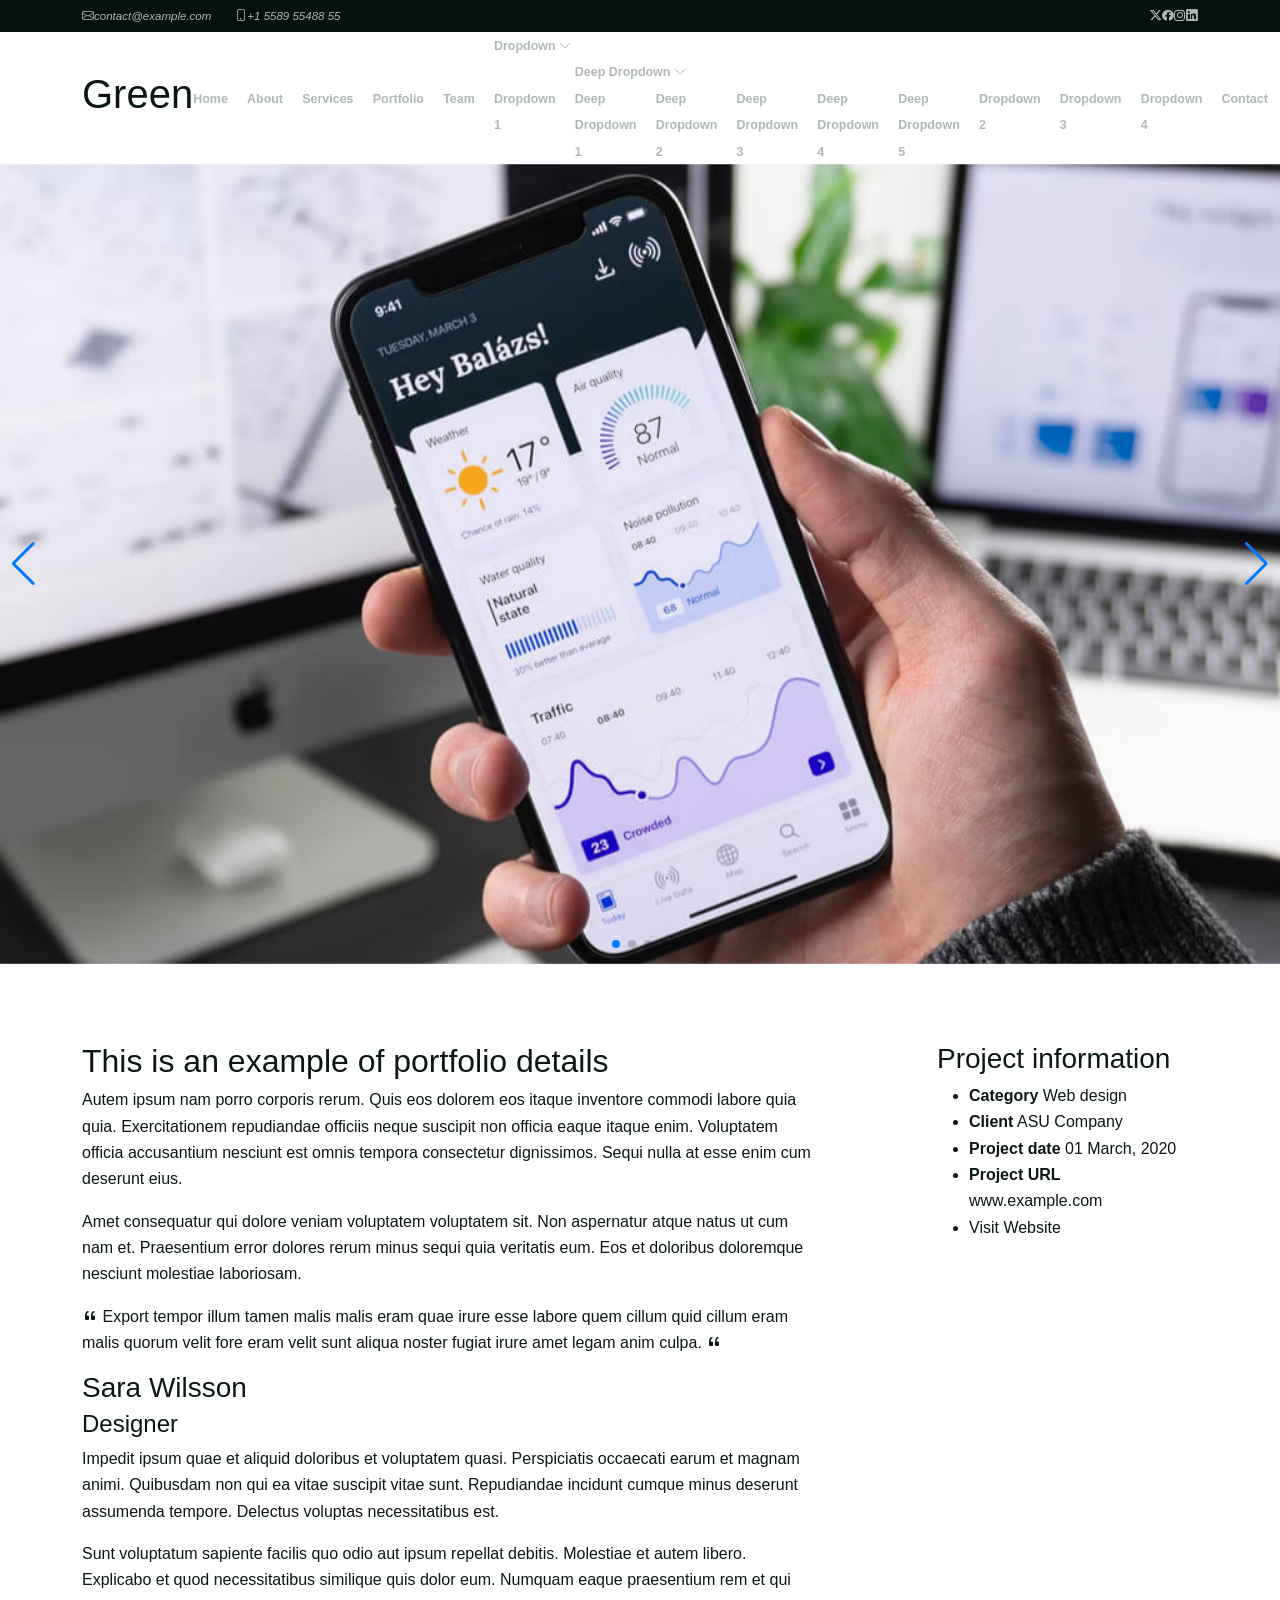
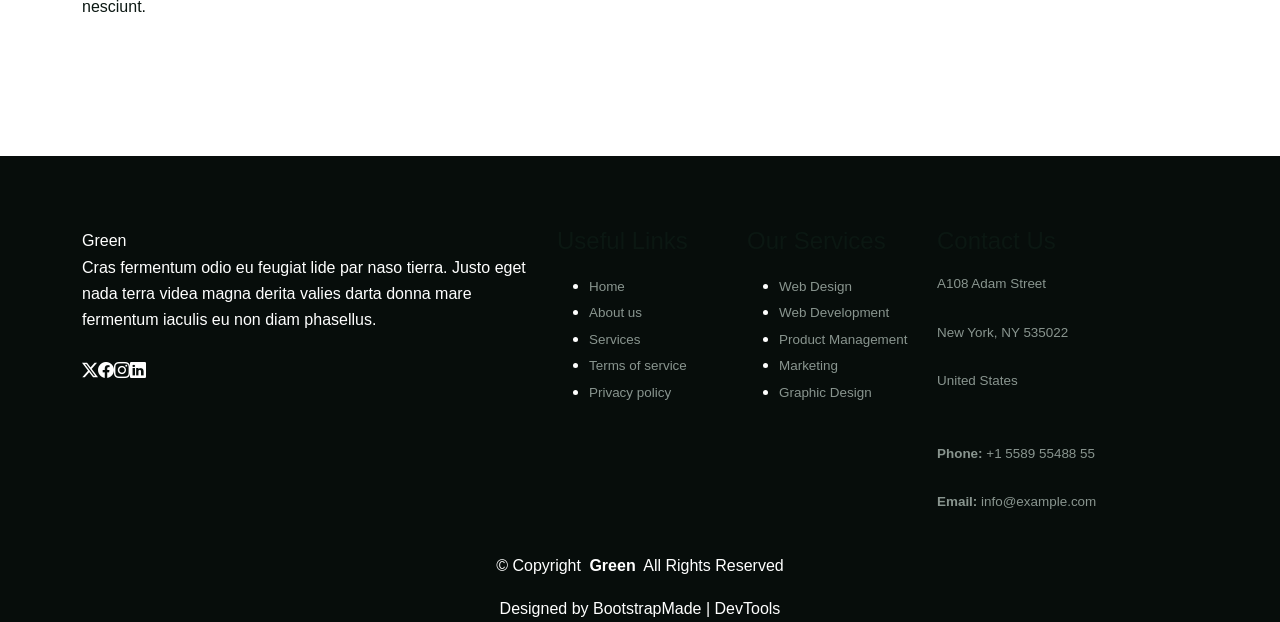
<file: portfolio-details.html>
<!DOCTYPE html>
<html lang="en">

<head>
  <meta charset="utf-8">
  <meta content="width=device-width, initial-scale=1.0" name="viewport">
  <title>Portfolio Details - Green Bootstrap Template</title>
  <meta name="description" content="">
  <meta name="keywords" content="">

  <!-- Favicons -->
  <link href="assets/img/favicon.png" rel="icon">
  <link href="assets/img/apple-touch-icon.png" rel="apple-touch-icon">

  <!-- Fonts -->
  <link href="https://fonts.googleapis.com" rel="preconnect">
  <link href="https://fonts.gstatic.com" rel="preconnect" crossorigin>
  <link href="https://fonts.googleapis.com/css2?family=Roboto:ital,wght@0,100;0,300;0,400;0,500;0,700;0,900;1,100;1,300;1,400;1,500;1,700;1,900&family=Poppins:ital,wght@0,100;0,200;0,300;0,400;0,500;0,600;0,700;0,800;0,900;1,100;1,200;1,300;1,400;1,500;1,600;1,700;1,800;1,900&family=Raleway:ital,wght@0,100;0,200;0,300;0,400;0,500;0,600;0,700;0,800;0,900;1,100;1,200;1,300;1,400;1,500;1,600;1,700;1,800;1,900&display=swap" rel="stylesheet">

  <!-- Vendor CSS Files -->
  <link href="assets/vendor/bootstrap/css/bootstrap.min.css" rel="stylesheet">
  <link href="assets/vendor/bootstrap-icons/bootstrap-icons.css" rel="stylesheet">
  <link href="assets/vendor/aos/aos.css" rel="stylesheet">
  <link href="assets/vendor/glightbox/css/glightbox.min.css" rel="stylesheet">
  <link href="assets/vendor/swiper/swiper-bundle.min.css" rel="stylesheet">

  <!-- Main CSS File -->
  <link href="assets/css/main.css" rel="stylesheet">

  <!-- =======================================================
  * Template Name: Green
  * Template URL: https://bootstrapmade.com/green-free-one-page-bootstrap-template/
  * Updated: Aug 07 2024 with Bootstrap v5.3.3
  * Author: BootstrapMade.com
  * License: https://bootstrapmade.com/license/
  ======================================================== -->
</head>

<body class="portfolio-details-page">

  <header id="header" class="header sticky-top">

    <div class="topbar d-flex align-items-center accent-background">
      <div class="container d-flex justify-content-center justify-content-md-between">
        <div class="contact-info d-flex align-items-center">
          <i class="bi bi-envelope d-flex align-items-center"><a href="mailto:contact@example.com">contact@example.com</a></i>
          <i class="bi bi-phone d-flex align-items-center ms-4"><span>+1 5589 55488 55</span></i>
        </div>
        <div class="social-links d-none d-md-flex align-items-center">
          <a href="#" class="twitter"><i class="bi bi-twitter-x"></i></a>
          <a href="#" class="facebook"><i class="bi bi-facebook"></i></a>
          <a href="#" class="instagram"><i class="bi bi-instagram"></i></a>
          <a href="#" class="linkedin"><i class="bi bi-linkedin"></i></a>
        </div>
      </div>
    </div><!-- End Top Bar -->

    <div class="branding d-flex align-items-cente">

      <div class="container position-relative d-flex align-items-center justify-content-between">
        <a href="index.html" class="logo d-flex align-items-center">
          <!-- Uncomment the line below if you also wish to use an image logo -->
          <!-- <img src="assets/img/logo.png" alt=""> -->
          <h1 class="sitename">Green</h1>
        </a>

        <nav id="navmenu" class="navmenu">
          <ul>
            <li><a href="#hero">Home</a></li>
            <li><a href="#about">About</a></li>
            <li><a href="#services">Services</a></li>
            <li><a href="#portfolio">Portfolio</a></li>
            <li><a href="#team">Team</a></li>
            <li class="dropdown"><a href="#"><span>Dropdown</span> <i class="bi bi-chevron-down toggle-dropdown"></i></a>
              <ul>
                <li><a href="#">Dropdown 1</a></li>
                <li class="dropdown"><a href="#"><span>Deep Dropdown</span> <i class="bi bi-chevron-down toggle-dropdown"></i></a>
                  <ul>
                    <li><a href="#">Deep Dropdown 1</a></li>
                    <li><a href="#">Deep Dropdown 2</a></li>
                    <li><a href="#">Deep Dropdown 3</a></li>
                    <li><a href="#">Deep Dropdown 4</a></li>
                    <li><a href="#">Deep Dropdown 5</a></li>
                  </ul>
                </li>
                <li><a href="#">Dropdown 2</a></li>
                <li><a href="#">Dropdown 3</a></li>
                <li><a href="#">Dropdown 4</a></li>
              </ul>
            </li>
            <li><a href="#contact">Contact</a></li>
          </ul>
          <i class="mobile-nav-toggle d-xl-none bi bi-list"></i>
        </nav>

      </div>

    </div>

  </header>

  <main class="main">

    <!-- Portfolio Details Section -->
    <section id="portfolio-details" class="portfolio-details section portfolio-details-hero">

      <div class="portfolio-details-slider-wrap" data-aos="fade-up">

        <div class="portfolio-details-slider swiper init-swiper">
          <script type="application/json" class="swiper-config">
            {
              "loop": true,
              "speed": 600,
              "autoplay": {
                "delay": 5000
              },
              "slidesPerView": "auto",
              "navigation": {
                "nextEl": ".swiper-button-next",
                "prevEl": ".swiper-button-prev"
              },
              "pagination": {
                "el": ".swiper-pagination",
                "type": "bullets",
                "clickable": true
              }
            }
          </script>
          <div class="swiper-wrapper align-items-center">

            <div class="swiper-slide">
              <img src="assets/img/portfolio/app-1.jpg" alt="">
            </div>

            <div class="swiper-slide">
              
            </div>

            <div class="swiper-slide">
              <img src="assets/img/portfolio/image copy.png" alt="">
            </div>

            <div class="swiper-slide">
              <img src="assets/img/portfolio/books-1.jpg" alt="">
            </div>

          </div>
          <div class="swiper-button-prev"></div>
          <div class="swiper-button-next"></div>
          <div class="swiper-pagination"></div>
        </div>
      </div>

      <div class="container portfolio-details-content">

        <div class="row justify-content-between gy-4 mt-4">

          <div class="col-lg-8" data-aos="fade-up">
            <div class="portfolio-description">
              <h2>This is an example of portfolio details</h2>
              <p>
                Autem ipsum nam porro corporis rerum. Quis eos dolorem eos itaque inventore commodi labore quia quia. Exercitationem repudiandae officiis neque suscipit non officia eaque itaque enim. Voluptatem officia accusantium nesciunt est omnis tempora consectetur dignissimos. Sequi nulla at esse enim cum deserunt eius.
              </p>
              <p>
                Amet consequatur qui dolore veniam voluptatem voluptatem sit. Non aspernatur atque natus ut cum nam et. Praesentium error dolores rerum minus sequi quia veritatis eum. Eos et doloribus doloremque nesciunt molestiae laboriosam.
              </p>

              <div class="testimonial-item">
                <p>
                  <i class="bi bi-quote quote-icon-left"></i>
                  <span>Export tempor illum tamen malis malis eram quae irure esse labore quem cillum quid cillum eram malis quorum velit fore eram velit sunt aliqua noster fugiat irure amet legam anim culpa.</span>
                  <i class="bi bi-quote quote-icon-right"></i>
                </p>
                <div>

                  <h3>Sara Wilsson</h3>
                  <h4>Designer</h4>
                </div>
              </div>

              <p>
                Impedit ipsum quae et aliquid doloribus et voluptatem quasi. Perspiciatis occaecati earum et magnam animi. Quibusdam non qui ea vitae suscipit vitae sunt. Repudiandae incidunt cumque minus deserunt assumenda tempore. Delectus voluptas necessitatibus est.
              </p>

              <p>
                Sunt voluptatum sapiente facilis quo odio aut ipsum repellat debitis. Molestiae et autem libero. Explicabo et quod necessitatibus similique quis dolor eum. Numquam eaque praesentium rem et qui nesciunt.
              </p>

            </div>
          </div>

          <div class="col-lg-3" data-aos="fade-up" data-aos-delay="100">
            <div class="portfolio-info">
              <h3>Project information</h3>
              <ul>
                <li><strong>Category</strong> Web design</li>
                <li><strong>Client</strong> ASU Company</li>
                <li><strong>Project date</strong> 01 March, 2020</li>
                <li><strong>Project URL</strong> <a href="#">www.example.com</a></li>
                <li><a href="#" class="btn-visit align-self-start">Visit Website</a></li>
              </ul>
            </div>
          </div>

        </div>

      </div>

    </section><!-- /Portfolio Details Section -->

  </main>

  <footer id="footer" class="footer dark-background">

    <div class="container footer-top">
      <div class="row gy-4">
        <div class="col-lg-5 col-md-12 footer-about">
          <a href="index.html" class="logo d-flex align-items-center">
            <span class="sitename">Green</span>
          </a>
          <p>Cras fermentum odio eu feugiat lide par naso tierra. Justo eget nada terra videa magna derita valies darta donna mare fermentum iaculis eu non diam phasellus.</p>
          <div class="social-links d-flex mt-4">
            <a href=""><i class="bi bi-twitter-x"></i></a>
            <a href=""><i class="bi bi-facebook"></i></a>
            <a href=""><i class="bi bi-instagram"></i></a>
            <a href=""><i class="bi bi-linkedin"></i></a>
          </div>
        </div>

        <div class="col-lg-2 col-6 footer-links">
          <h4>Useful Links</h4>
          <ul>
            <li><a href="#">Home</a></li>
            <li><a href="#">About us</a></li>
            <li><a href="#">Services</a></li>
            <li><a href="#">Terms of service</a></li>
            <li><a href="#">Privacy policy</a></li>
          </ul>
        </div>

        <div class="col-lg-2 col-6 footer-links">
          <h4>Our Services</h4>
          <ul>
            <li><a href="#">Web Design</a></li>
            <li><a href="#">Web Development</a></li>
            <li><a href="#">Product Management</a></li>
            <li><a href="#">Marketing</a></li>
            <li><a href="#">Graphic Design</a></li>
          </ul>
        </div>

        <div class="col-lg-3 col-md-12 footer-contact text-center text-md-start">
          <h4>Contact Us</h4>
          <p>A108 Adam Street</p>
          <p>New York, NY 535022</p>
          <p>United States</p>
          <p class="mt-4"><strong>Phone:</strong> <span>+1 5589 55488 55</span></p>
          <p><strong>Email:</strong> <span>info@example.com</span></p>
        </div>

      </div>
    </div>

    <div class="container copyright text-center mt-4">
      <p>© <span>Copyright</span> <strong class="px-1 sitename">Green</strong> <span>All Rights Reserved</span></p>
      <div class="credits">
        <!-- All the links in the footer should remain intact. -->
        <!-- You can delete the links only if you've purchased the pro version. -->
        <!-- Licensing information: https://bootstrapmade.com/license/ -->
        <!-- Purchase the pro version with working PHP/AJAX contact form: [buy-url] -->
        Designed by <a href="https://bootstrapmade.com/">BootstrapMade</a> | <a href="https://bootstrapmade.com/tools/">DevTools</a>
      </div>
    </div>

  </footer>

  <!-- Scroll Top -->
  <a href="#" id="scroll-top" class="scroll-top d-flex align-items-center justify-content-center"><i class="bi bi-arrow-up-short"></i></a>

  <!-- Preloader -->
  <div id="preloader"></div>

  <!-- Vendor JS Files -->
  <script src="assets/vendor/bootstrap/js/bootstrap.bundle.min.js"></script>
  <script src="assets/vendor/php-email-form/validate.js"></script>
  <script src="assets/vendor/aos/aos.js"></script>
  <script src="assets/vendor/glightbox/js/glightbox.min.js"></script>
  <script src="assets/vendor/swiper/swiper-bundle.min.js"></script>
  <script src="assets/vendor/imagesloaded/imagesloaded.pkgd.min.js"></script>
  <script src="assets/vendor/isotope-layout/isotope.pkgd.min.js"></script>

  <!-- Main JS File -->
  <script src="assets/js/main.js"></script>

</body>

</html>
</file>
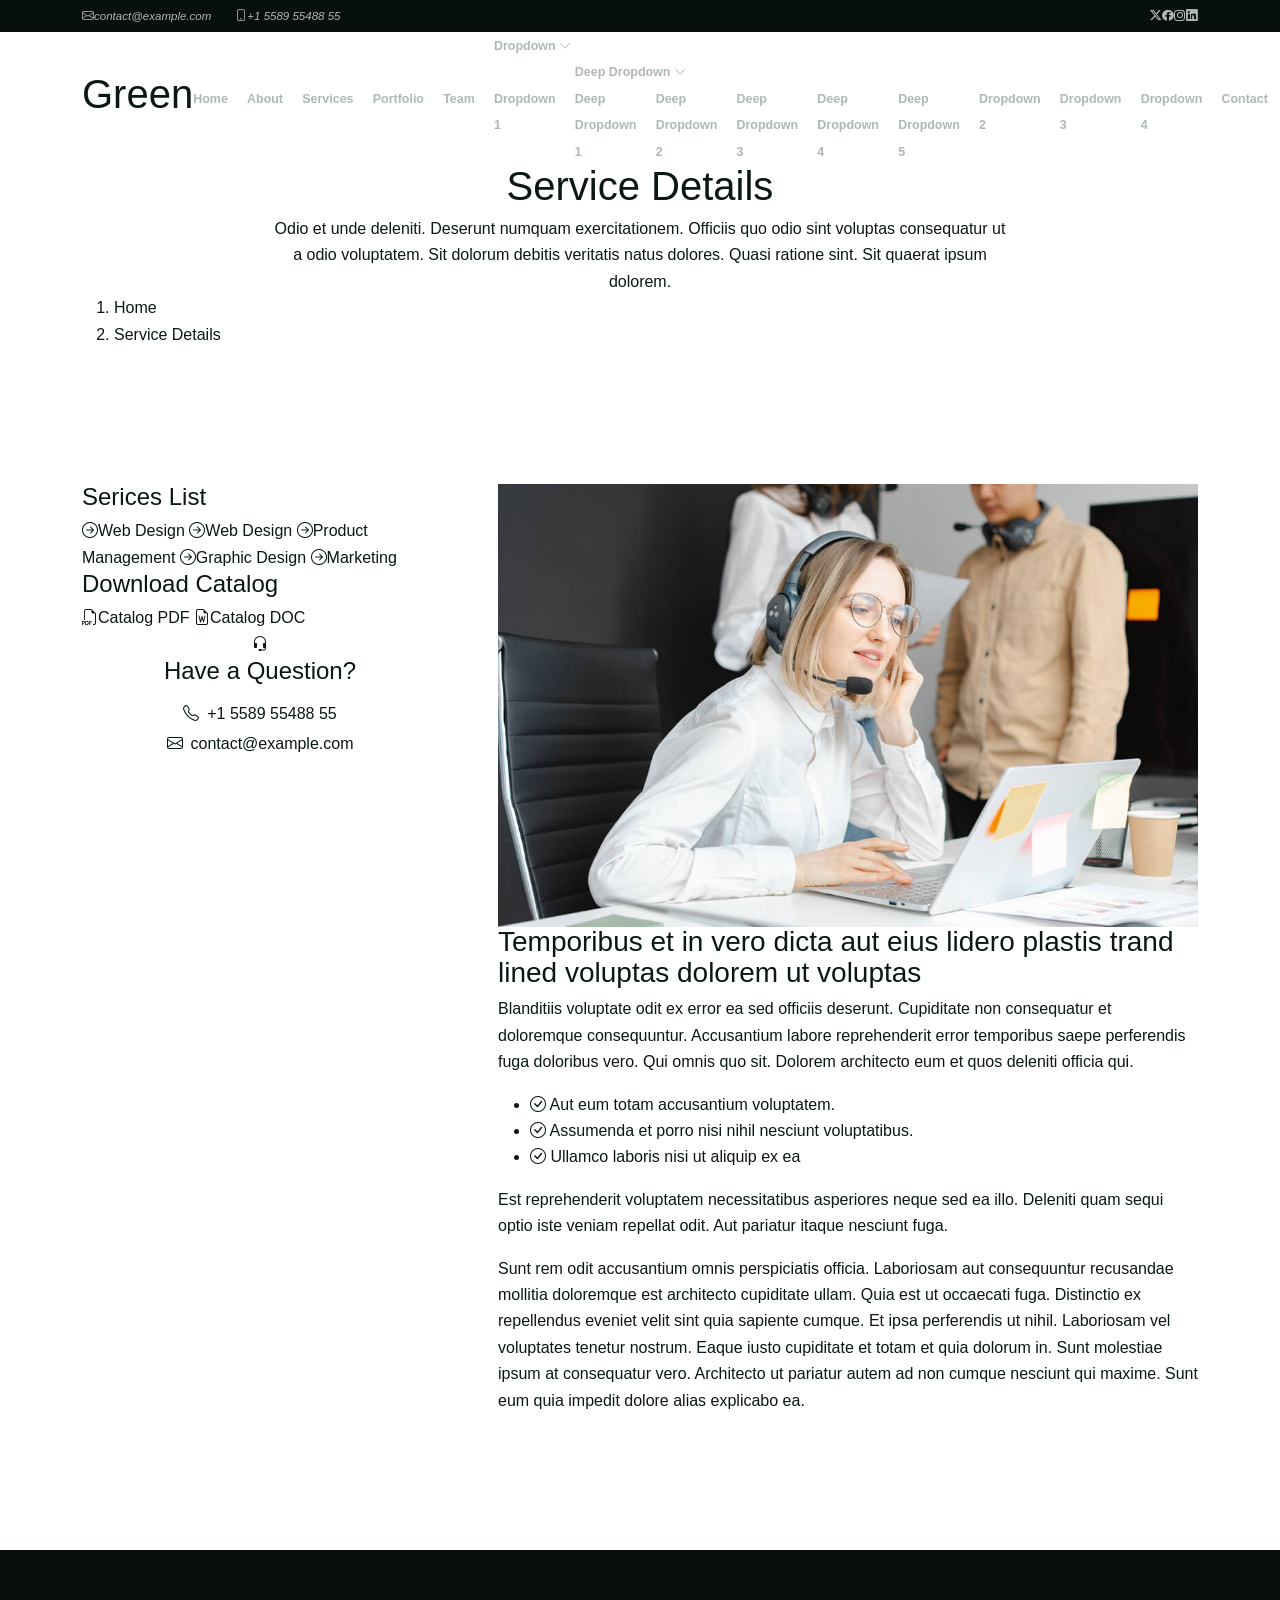
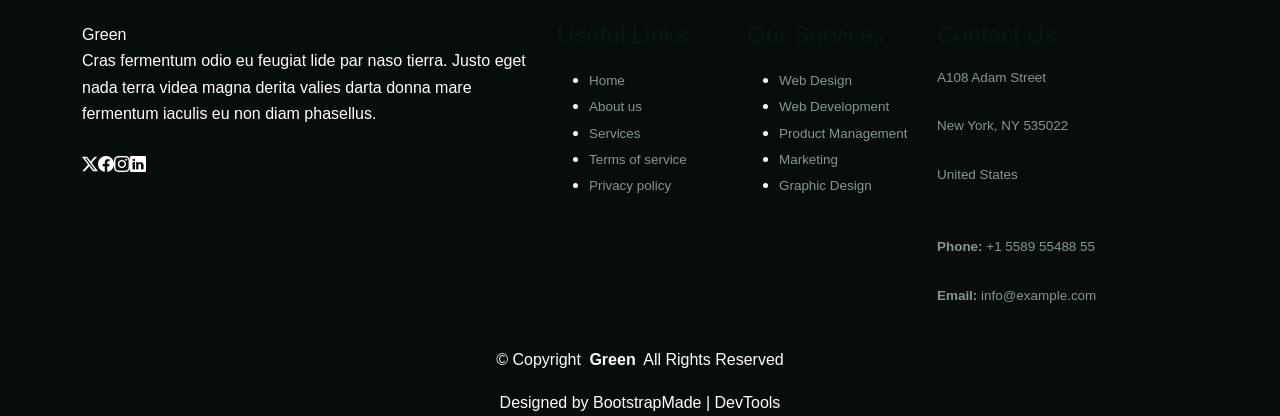
<file: service-details.html>
<!DOCTYPE html>
<html lang="en">

<head>
  <meta charset="utf-8">
  <meta content="width=device-width, initial-scale=1.0" name="viewport">
  <title>Service Details - Green Bootstrap Template</title>
  <meta name="description" content="">
  <meta name="keywords" content="">

  <!-- Favicons -->
  <link href="assets/img/favicon.png" rel="icon">
  <link href="assets/img/apple-touch-icon.png" rel="apple-touch-icon">

  <!-- Fonts -->
  <link href="https://fonts.googleapis.com" rel="preconnect">
  <link href="https://fonts.gstatic.com" rel="preconnect" crossorigin>
  <link href="https://fonts.googleapis.com/css2?family=Roboto:ital,wght@0,100;0,300;0,400;0,500;0,700;0,900;1,100;1,300;1,400;1,500;1,700;1,900&family=Poppins:ital,wght@0,100;0,200;0,300;0,400;0,500;0,600;0,700;0,800;0,900;1,100;1,200;1,300;1,400;1,500;1,600;1,700;1,800;1,900&family=Raleway:ital,wght@0,100;0,200;0,300;0,400;0,500;0,600;0,700;0,800;0,900;1,100;1,200;1,300;1,400;1,500;1,600;1,700;1,800;1,900&display=swap" rel="stylesheet">

  <!-- Vendor CSS Files -->
  <link href="assets/vendor/bootstrap/css/bootstrap.min.css" rel="stylesheet">
  <link href="assets/vendor/bootstrap-icons/bootstrap-icons.css" rel="stylesheet">
  <link href="assets/vendor/aos/aos.css" rel="stylesheet">
  <link href="assets/vendor/glightbox/css/glightbox.min.css" rel="stylesheet">
  <link href="assets/vendor/swiper/swiper-bundle.min.css" rel="stylesheet">

  <!-- Main CSS File -->
  <link href="assets/css/main.css" rel="stylesheet">

  <!-- =======================================================
  * Template Name: Green
  * Template URL: https://bootstrapmade.com/green-free-one-page-bootstrap-template/
  * Updated: Aug 07 2024 with Bootstrap v5.3.3
  * Author: BootstrapMade.com
  * License: https://bootstrapmade.com/license/
  ======================================================== -->
</head>

<body class="service-details-page">

  <header id="header" class="header sticky-top">

    <div class="topbar d-flex align-items-center accent-background">
      <div class="container d-flex justify-content-center justify-content-md-between">
        <div class="contact-info d-flex align-items-center">
          <i class="bi bi-envelope d-flex align-items-center"><a href="mailto:contact@example.com">contact@example.com</a></i>
          <i class="bi bi-phone d-flex align-items-center ms-4"><span>+1 5589 55488 55</span></i>
        </div>
        <div class="social-links d-none d-md-flex align-items-center">
          <a href="#" class="twitter"><i class="bi bi-twitter-x"></i></a>
          <a href="#" class="facebook"><i class="bi bi-facebook"></i></a>
          <a href="#" class="instagram"><i class="bi bi-instagram"></i></a>
          <a href="#" class="linkedin"><i class="bi bi-linkedin"></i></a>
        </div>
      </div>
    </div><!-- End Top Bar -->

    <div class="branding d-flex align-items-cente">

      <div class="container position-relative d-flex align-items-center justify-content-between">
        <a href="index.html" class="logo d-flex align-items-center">
          <!-- Uncomment the line below if you also wish to use an image logo -->
          <!-- <img src="assets/img/logo.png" alt=""> -->
          <h1 class="sitename">Green</h1>
        </a>

        <nav id="navmenu" class="navmenu">
          <ul>
            <li><a href="#hero">Home</a></li>
            <li><a href="#about">About</a></li>
            <li><a href="#services">Services</a></li>
            <li><a href="#portfolio">Portfolio</a></li>
            <li><a href="#team">Team</a></li>
            <li class="dropdown"><a href="#"><span>Dropdown</span> <i class="bi bi-chevron-down toggle-dropdown"></i></a>
              <ul>
                <li><a href="#">Dropdown 1</a></li>
                <li class="dropdown"><a href="#"><span>Deep Dropdown</span> <i class="bi bi-chevron-down toggle-dropdown"></i></a>
                  <ul>
                    <li><a href="#">Deep Dropdown 1</a></li>
                    <li><a href="#">Deep Dropdown 2</a></li>
                    <li><a href="#">Deep Dropdown 3</a></li>
                    <li><a href="#">Deep Dropdown 4</a></li>
                    <li><a href="#">Deep Dropdown 5</a></li>
                  </ul>
                </li>
                <li><a href="#">Dropdown 2</a></li>
                <li><a href="#">Dropdown 3</a></li>
                <li><a href="#">Dropdown 4</a></li>
              </ul>
            </li>
            <li><a href="#contact">Contact</a></li>
          </ul>
          <i class="mobile-nav-toggle d-xl-none bi bi-list"></i>
        </nav>

      </div>

    </div>

  </header>

  <main class="main">

    <!-- Page Title -->
    <div class="page-title" data-aos="fade">
      <div class="heading">
        <div class="container">
          <div class="row d-flex justify-content-center text-center">
            <div class="col-lg-8">
              <h1>Service Details</h1>
              <p class="mb-0">Odio et unde deleniti. Deserunt numquam exercitationem. Officiis quo odio sint voluptas consequatur ut a odio voluptatem. Sit dolorum debitis veritatis natus dolores. Quasi ratione sint. Sit quaerat ipsum dolorem.</p>
            </div>
          </div>
        </div>
      </div>
      <nav class="breadcrumbs">
        <div class="container">
          <ol>
            <li><a href="index.html">Home</a></li>
            <li class="current">Service Details</li>
          </ol>
        </div>
      </nav>
    </div><!-- End Page Title -->

    <!-- Service Details Section -->
    <section id="service-details" class="service-details section">

      <div class="container">

        <div class="row gy-5">

          <div class="col-lg-4" data-aos="fade-up" data-aos-delay="100">

            <div class="service-box">
              <h4>Serices List</h4>
              <div class="services-list">
                <a href="#" class="active"><i class="bi bi-arrow-right-circle"></i><span>Web Design</span></a>
                <a href="#"><i class="bi bi-arrow-right-circle"></i><span>Web Design</span></a>
                <a href="#"><i class="bi bi-arrow-right-circle"></i><span>Product Management</span></a>
                <a href="#"><i class="bi bi-arrow-right-circle"></i><span>Graphic Design</span></a>
                <a href="#"><i class="bi bi-arrow-right-circle"></i><span>Marketing</span></a>
              </div>
            </div><!-- End Services List -->

            <div class="service-box">
              <h4>Download Catalog</h4>
              <div class="download-catalog">
                <a href="#"><i class="bi bi-filetype-pdf"></i><span>Catalog PDF</span></a>
                <a href="#"><i class="bi bi-file-earmark-word"></i><span>Catalog DOC</span></a>
              </div>
            </div><!-- End Services List -->

            <div class="help-box d-flex flex-column justify-content-center align-items-center">
              <i class="bi bi-headset help-icon"></i>
              <h4>Have a Question?</h4>
              <p class="d-flex align-items-center mt-2 mb-0"><i class="bi bi-telephone me-2"></i> <span>+1 5589 55488 55</span></p>
              <p class="d-flex align-items-center mt-1 mb-0"><i class="bi bi-envelope me-2"></i> <a href="mailto:contact@example.com">contact@example.com</a></p>
            </div>

          </div>

          <div class="col-lg-8 ps-lg-5" data-aos="fade-up" data-aos-delay="200">
            <img src="assets/img/services.jpg" alt="" class="img-fluid services-img">
            <h3>Temporibus et in vero dicta aut eius lidero plastis trand lined voluptas dolorem ut voluptas</h3>
            <p>
              Blanditiis voluptate odit ex error ea sed officiis deserunt. Cupiditate non consequatur et doloremque consequuntur. Accusantium labore reprehenderit error temporibus saepe perferendis fuga doloribus vero. Qui omnis quo sit. Dolorem architecto eum et quos deleniti officia qui.
            </p>
            <ul>
              <li><i class="bi bi-check-circle"></i> <span>Aut eum totam accusantium voluptatem.</span></li>
              <li><i class="bi bi-check-circle"></i> <span>Assumenda et porro nisi nihil nesciunt voluptatibus.</span></li>
              <li><i class="bi bi-check-circle"></i> <span>Ullamco laboris nisi ut aliquip ex ea</span></li>
            </ul>
            <p>
              Est reprehenderit voluptatem necessitatibus asperiores neque sed ea illo. Deleniti quam sequi optio iste veniam repellat odit. Aut pariatur itaque nesciunt fuga.
            </p>
            <p>
              Sunt rem odit accusantium omnis perspiciatis officia. Laboriosam aut consequuntur recusandae mollitia doloremque est architecto cupiditate ullam. Quia est ut occaecati fuga. Distinctio ex repellendus eveniet velit sint quia sapiente cumque. Et ipsa perferendis ut nihil. Laboriosam vel voluptates tenetur nostrum. Eaque iusto cupiditate et totam et quia dolorum in. Sunt molestiae ipsum at consequatur vero. Architecto ut pariatur autem ad non cumque nesciunt qui maxime. Sunt eum quia impedit dolore alias explicabo ea.
            </p>
          </div>

        </div>

      </div>

    </section><!-- /Service Details Section -->

  </main>

  <footer id="footer" class="footer dark-background">

    <div class="container footer-top">
      <div class="row gy-4">
        <div class="col-lg-5 col-md-12 footer-about">
          <a href="index.html" class="logo d-flex align-items-center">
            <span class="sitename">Green</span>
          </a>
          <p>Cras fermentum odio eu feugiat lide par naso tierra. Justo eget nada terra videa magna derita valies darta donna mare fermentum iaculis eu non diam phasellus.</p>
          <div class="social-links d-flex mt-4">
            <a href=""><i class="bi bi-twitter-x"></i></a>
            <a href=""><i class="bi bi-facebook"></i></a>
            <a href=""><i class="bi bi-instagram"></i></a>
            <a href=""><i class="bi bi-linkedin"></i></a>
          </div>
        </div>

        <div class="col-lg-2 col-6 footer-links">
          <h4>Useful Links</h4>
          <ul>
            <li><a href="#">Home</a></li>
            <li><a href="#">About us</a></li>
            <li><a href="#">Services</a></li>
            <li><a href="#">Terms of service</a></li>
            <li><a href="#">Privacy policy</a></li>
          </ul>
        </div>

        <div class="col-lg-2 col-6 footer-links">
          <h4>Our Services</h4>
          <ul>
            <li><a href="#">Web Design</a></li>
            <li><a href="#">Web Development</a></li>
            <li><a href="#">Product Management</a></li>
            <li><a href="#">Marketing</a></li>
            <li><a href="#">Graphic Design</a></li>
          </ul>
        </div>

        <div class="col-lg-3 col-md-12 footer-contact text-center text-md-start">
          <h4>Contact Us</h4>
          <p>A108 Adam Street</p>
          <p>New York, NY 535022</p>
          <p>United States</p>
          <p class="mt-4"><strong>Phone:</strong> <span>+1 5589 55488 55</span></p>
          <p><strong>Email:</strong> <span>info@example.com</span></p>
        </div>

      </div>
    </div>

    <div class="container copyright text-center mt-4">
      <p>© <span>Copyright</span> <strong class="px-1 sitename">Green</strong> <span>All Rights Reserved</span></p>
      <div class="credits">
        <!-- All the links in the footer should remain intact. -->
        <!-- You can delete the links only if you've purchased the pro version. -->
        <!-- Licensing information: https://bootstrapmade.com/license/ -->
        <!-- Purchase the pro version with working PHP/AJAX contact form: [buy-url] -->
        Designed by <a href="https://bootstrapmade.com/">BootstrapMade</a> | <a href="https://bootstrapmade.com/tools/">DevTools</a>
      </div>
    </div>

  </footer>

  <!-- Scroll Top -->
  <a href="#" id="scroll-top" class="scroll-top d-flex align-items-center justify-content-center"><i class="bi bi-arrow-up-short"></i></a>

  <!-- Preloader -->
  <div id="preloader"></div>

  <!-- Vendor JS Files -->
  <script src="assets/vendor/bootstrap/js/bootstrap.bundle.min.js"></script>
  <script src="assets/vendor/php-email-form/validate.js"></script>
  <script src="assets/vendor/aos/aos.js"></script>
  <script src="assets/vendor/glightbox/js/glightbox.min.js"></script>
  <script src="assets/vendor/swiper/swiper-bundle.min.js"></script>
  <script src="assets/vendor/imagesloaded/imagesloaded.pkgd.min.js"></script>
  <script src="assets/vendor/isotope-layout/isotope.pkgd.min.js"></script>

  <!-- Main JS File -->
  <script src="assets/js/main.js"></script>

</body>

</html>
</file>
<file: assets/css/main.css>
/* Outreach — responsive OOH advertising website */
:root{--ink:#0b1712;--ink-soft:#14231d;--red:#d71920;--red-dark:#a70f18;--paper:#f5f7f2;--white:#fff;--muted:#68736d;--line:#dce2dc;--heading:"Manrope",sans-serif;--body:"DM Sans",sans-serif}
*{box-sizing:border-box}html{scroll-behavior:smooth}body{margin:0;color:var(--ink);background:var(--white);font-family:var(--body);font-size:16px;line-height:1.65}h1,h2,h3,h4,p{margin-top:0}h1,h2,h3,h4{font-family:var(--heading);line-height:1.1;color:var(--ink)}a{color:inherit;text-decoration:none;transition:.25s ease}img{display:block;max-width:100%}.skip-link{position:fixed;left:1rem;top:-5rem;z-index:2000;background:var(--red);color:var(--ink);padding:.75rem 1rem;font-weight:700}.skip-link:focus{top:1rem}.section{padding:7.5rem 0}.light-section{background:var(--paper)}.section-kicker{display:inline-flex;align-items:center;gap:.5rem;margin-bottom:1.25rem;color:var(--red-dark);font-size:.75rem;font-weight:800;letter-spacing:.16em;text-transform:uppercase}.section-kicker:before{content:"";width:2rem;height:2px;background:currentColor}.section-kicker.light{color:var(--red)}.section-heading h2,.about h2,.process h2,.network h2,.contact h2{margin-bottom:1.25rem;font-size:clamp(2.25rem,4.6vw,4.5rem);font-weight:800;letter-spacing:-.055em}.section-heading h2 em,.about h2 em,.process h2 em,.network h2 em,.contact h2 em{font-style:normal;color:var(--red-dark)}.section-heading p{max-width:560px;color:var(--muted);font-size:1.08rem}.split-heading{display:flex;align-items:flex-end;justify-content:space-between;gap:3rem;margin-bottom:3.5rem}.split-heading>p{margin-bottom:.7rem}.centered{text-align:center;margin:0 auto 3rem}.centered p{margin-inline:auto}.btn{display:inline-flex;align-items:center;justify-content:center;gap:.7rem;border-radius:0;border:1px solid transparent;padding:.85rem 1.35rem;font-weight:700;letter-spacing:.01em}.btn-primary{background:var(--red);border-color:var(--red);color:var(--ink)}.btn-primary:hover,.btn-primary:focus{background:var(--red-dark);border-color:var(--red-dark);color:var(--ink)}.btn-outline-light{border-color:rgba(255,255,255,.55);color:#fff}.btn-outline-light:hover{background:#fff;color:var(--ink)}
/* Header */
.site-header{z-index:1000;background:var(--ink);box-shadow:0 1px 0 rgba(255,255,255,.08)}.topbar{height:32px;background:#07100d;color:#aeb9b3;font-size:.72rem}.topbar .container{height:100%;justify-content:space-between}.topbar p{margin:0;color:#7f8d87;letter-spacing:.045em}.topbar-contact{display:flex;gap:1.5rem}.topbar a{display:flex;align-items:center;gap:.4rem}.topbar a:hover{color:var(--red)}.nav-shell{background:var(--ink-soft)}.nav-shell-inner{width:calc(100% - 2rem);max-width:1320px;min-height:52px;display:flex;align-items:center;justify-content:space-between}.brand{display:flex;align-items:center;gap:.75rem;color:#fff}.brand-logo{width:30px;height:30px;object-fit:contain;flex:0 0 auto}.brand-copy{display:flex;flex-direction:column;line-height:1}.brand strong{font-family:var(--heading);font-size:1.05rem;letter-spacing:.08em}.brand small{margin-top:.28rem;color:#829088;font-size:.48rem;letter-spacing:.18em}.navmenu{display:flex;align-items:center;gap:2rem}.navmenu ul{display:flex;align-items:center;gap:1.2rem;margin:0;padding:0;list-style:none}.navmenu a{position:relative;color:#aeb9b3;font-size:.78rem;font-weight:600}.navmenu a:hover,.navmenu a.active{color:#fff}.navmenu a.active:after{content:"";position:absolute;left:0;right:0;bottom:-27px;height:2px;background:var(--red)}.nav-cta{padding:.58rem .85rem;background:var(--red);color:var(--ink)!important;border-radius:2px}.nav-cta:hover{background:#fff}.mobile-nav-toggle{color:#fff;font-size:1.5rem;cursor:pointer}
/* Hero */
.hero{position:relative;background:var(--ink);color:#fff;overflow:hidden}.hero-carousel{height:min(760px,82vh);min-height:610px}.hero-carousel .carousel-item,.hero-carousel .carousel-item img{height:100%}.hero-carousel .carousel-item img{object-fit:cover}.carousel-overlay{position:absolute;inset:0;background:linear-gradient(90deg,rgba(4,12,9,.94) 0%,rgba(4,12,9,.69) 52%,rgba(4,12,9,.15) 100%)}.carousel-content{position:absolute;top:50%;left:50%;transform:translate(-50%,-48%);z-index:2;padding-top:2rem}.eyebrow{display:inline-flex;align-items:center;gap:.55rem;margin-bottom:1.5rem;color:var(--red);font-size:.75rem;font-weight:800;letter-spacing:.14em;text-transform:uppercase}.eyebrow i{font-size:.55rem}.carousel-content h1{max-width:850px;margin-bottom:1.4rem;color:#fff;font-size:clamp(3rem,6.3vw,6.5rem);font-weight:800;letter-spacing:-.07em}.carousel-content h1 em{font-style:normal;color:var(--red)}.carousel-content p{max-width:640px;margin-bottom:2rem;color:#c8d1cc;font-size:1.1rem}.hero-actions{display:flex;gap:.75rem;flex-wrap:wrap}.hero-carousel .carousel-control-prev,.hero-carousel .carousel-control-next{top:auto;bottom:7rem;width:48px;height:48px;z-index:3;border:1px solid rgba(255,255,255,.4);border-radius:50%;opacity:1}.hero-carousel .carousel-control-prev{left:calc(50% - 60px)}.hero-carousel .carousel-control-next{left:calc(50% + 12px)}.hero-carousel .carousel-control-prev:hover,.hero-carousel .carousel-control-next:hover{background:var(--red);border-color:var(--red);color:var(--ink)}.hero-carousel .carousel-indicators{z-index:3;bottom:2.4rem;justify-content:flex-start;gap:.6rem;margin-left:calc(50% - 50%)}.hero-carousel .carousel-indicators li{width:36px;height:3px;margin:0;background:rgba(255,255,255,.35);border-radius:0}.hero-carousel .carousel-indicators .active{background:var(--red)}.hero-stats{position:relative;z-index:4;display:grid;grid-template-columns:repeat(4,1fr);margin-top:-64px;margin-bottom:0;background:var(--ink-soft);border:1px solid rgba(255,255,255,.1)}.hero-stats>div{display:flex;align-items:center;gap:1rem;padding:1.4rem 1.8rem;border-right:1px solid rgba(255,255,255,.1)}.hero-stats>div:last-child{border:0}.hero-stats strong{color:var(--red);font-family:var(--heading);font-size:1.65rem}.hero-stats span{color:#9eaaa4;font-size:.78rem;line-height:1.3}
/* Value strip */
.impact-strip{background:var(--red);padding:1.75rem 0}.impact-grid{display:grid;grid-template-columns:repeat(4,1fr)}.impact-grid>div{display:flex;align-items:center;gap:1rem;padding:0 1.5rem;border-right:1px solid rgba(11,23,18,.2)}.impact-grid>div:first-child{padding-left:0}.impact-grid>div:last-child{border:0}.impact-grid i{font-size:1.5rem}.impact-grid span{display:flex;flex-direction:column;font-size:.74rem;color:#344026}.impact-grid strong{font-family:var(--heading);font-size:.9rem;color:var(--ink)}
/* About */
.about{background:#fff}.about .lead{color:var(--ink);font-size:1.2rem;font-weight:500}.about p:not(.lead){color:var(--muted)}.about-points{display:grid;gap:.8rem;margin:1.8rem 0}.about-points div{display:flex;align-items:center;gap:.7rem;color:#34413b;font-weight:600}.about-points i{color:var(--red-dark)}.text-link{display:inline-flex;align-items:center;gap:.7rem;color:var(--ink);font-weight:800;border-bottom:1px solid var(--ink);padding-bottom:.25rem}.text-link:hover{color:var(--red-dark);border-color:var(--red-dark)}.about-visual{position:relative;padding:1.25rem 1.25rem 0 0}.about-visual:before{content:"";position:absolute;inset:0 0 1.25rem 1.25rem;background:var(--red);z-index:0}.about-visual img{position:relative;z-index:1;width:100%;height:560px;object-fit:cover}.experience-badge{position:absolute;z-index:2;right:-2rem;bottom:3rem;width:145px;height:145px;display:flex;flex-direction:column;align-items:center;justify-content:center;background:var(--ink);color:#fff;text-align:center;border-radius:50%}.experience-badge strong{color:var(--red);font-family:var(--heading);font-size:2.2rem;line-height:1}.experience-badge span{font-size:.72rem;line-height:1.3;margin-top:.5rem}.about-quote{position:absolute;z-index:3;left:-2.5rem;bottom:-2.5rem;width:320px;padding:1.5rem;background:var(--ink);color:#fff;font-family:var(--heading);font-size:1rem;font-weight:700;line-height:1.45;box-shadow:0 18px 45px rgba(0,0,0,.18)}
/* Services */
.services{padding-bottom:8rem}.service-card{position:relative;height:100%;min-height:330px;padding:2rem;background:#fff;border:1px solid var(--line);overflow:hidden;transition:.3s}.service-card:before{content:"";position:absolute;inset:0;background:var(--ink);transform:translateY(102%);transition:.35s ease}.service-card:hover{border-color:var(--ink);transform:translateY(-6px);box-shadow:0 20px 50px rgba(13,35,25,.1)}.service-card:hover:before{transform:translateY(0)}.service-card>i,.service-card h3,.service-card p,.service-card a{position:relative;z-index:1}.service-card>i{display:block;margin:1.5rem 0 2rem;color:var(--red-dark);font-size:2rem}.service-card h3{margin-bottom:.8rem;font-size:1.35rem;font-weight:800}.service-card p{color:var(--muted);font-size:.92rem}.service-card a{position:absolute;left:2rem;bottom:1.8rem;display:flex;align-items:center;gap:.5rem;color:var(--ink);font-size:.78rem;font-weight:800}.service-card:hover h3,.service-card:hover a{color:#fff}.service-card:hover p{color:#aeb9b3}.service-card:hover>i{color:var(--red)}.service-number{position:absolute;right:1.3rem;top:1rem;color:#d9dfda;font-family:var(--heading);font-size:2.5rem;font-weight:800}.service-card:hover .service-number{color:#35433d}
/* Process */
.process{background:var(--ink);color:#fff}.process h2{color:#fff}.process .section-heading p{color:#95a19b}.process-grid{display:grid;grid-template-columns:repeat(4,1fr);border-top:1px solid rgba(255,255,255,.13);border-bottom:1px solid rgba(255,255,255,.13)}.process-step{position:relative;padding:2.2rem 2rem;border-right:1px solid rgba(255,255,255,.13)}.process-step:last-child{border:0}.process-step>span{position:absolute;right:1.5rem;top:1.2rem;color:#46554e;font-size:.75rem;font-weight:800}.process-step>i{color:var(--red);font-size:1.7rem}.process-step h3{margin:2rem 0 .8rem;color:#fff;font-size:1.25rem}.process-step p{margin:0;color:#87938d;font-size:.9rem}
/* Portfolio */
.portfolio-grid{display:grid;grid-template-columns:repeat(2,1fr);gap:1rem}.portfolio-item{position:relative;height:380px;overflow:hidden}.portfolio-large{grid-row:span 2;height:781px}.portfolio-wide{grid-column:span 2;height:430px}.portfolio-item img{width:100%;height:100%;object-fit:cover;transition:.6s ease}.portfolio-item:after{content:"";position:absolute;inset:0;background:linear-gradient(0deg,rgba(5,15,10,.92),transparent 60%)}.portfolio-item:hover img{transform:scale(1.045)}.portfolio-item>span{position:absolute;z-index:2;left:1.6rem;right:1.6rem;bottom:1.5rem;display:grid;grid-template-columns:1fr auto;color:#fff}.portfolio-item small{grid-column:1/-1;color:var(--red);font-size:.66rem;font-weight:800;letter-spacing:.12em;text-transform:uppercase}.portfolio-item strong{margin-top:.25rem;font-family:var(--heading);font-size:1.35rem}.portfolio-item i{align-self:center;font-size:1.5rem}.portfolio-item:hover i{transform:translate(3px,-3px)}
/* Network */
.network{background:#fff}.network-layout{display:grid;grid-template-columns:.8fr 1.2fr;align-items:center;gap:6rem}.network-copy p{color:var(--muted)}.network-copy ul{list-style:none;padding:0;margin:2rem 0 0}.network-copy li{display:flex;gap:.65rem;margin:1rem 0;font-weight:600}.network-copy li i{color:var(--red-dark)}.network-map{position:relative;min-height:500px;background:#e8eee7;overflow:hidden}.map-grid{position:absolute;inset:0;background-image:linear-gradient(rgba(25,58,42,.07) 1px,transparent 1px),linear-gradient(90deg,rgba(25,58,42,.07) 1px,transparent 1px);background-size:38px 38px;transform:rotate(-7deg) scale(1.15)}.network-map:before{content:"";position:absolute;left:20%;top:28%;width:55%;height:35%;border:2px solid rgba(19,53,37,.15);border-radius:50%;transform:rotate(-20deg)}.map-pin{position:absolute;z-index:2;display:flex;align-items:center;gap:.4rem;color:var(--ink);font-size:.8rem}.map-pin i{color:var(--red-dark);font-size:2rem}.pin-one{left:32%;top:43%}.pin-two{left:68%;top:24%}.map-label{position:absolute;z-index:3;left:2rem;bottom:2rem;display:flex;align-items:center;gap:1rem;padding:1.2rem 1.5rem;background:var(--ink);color:#fff;box-shadow:0 15px 40px rgba(0,0,0,.15)}.map-label>i{color:var(--red);font-size:1.6rem}.map-label span{display:flex;flex-direction:column}.map-label small{color:#9eaaa4;font-size:.65rem;text-transform:uppercase;letter-spacing:.1em}.map-label strong{font-family:var(--heading);font-size:.9rem}
/* Contact */
.contact{background:var(--ink);color:#fff}.contact-layout{display:grid;grid-template-columns:.9fr 1.1fr;gap:7rem}.contact h2{color:#fff}.contact-copy>p{max-width:500px;color:#9eaaa4}.contact-details{display:grid;grid-template-columns:repeat(2,1fr);gap:1rem;margin-top:3rem}.contact-details>a,.contact-details>div{display:flex;gap:.9rem;align-items:flex-start;color:#fff}.contact-details i{color:var(--red);font-size:1.3rem}.contact-details span{display:flex;flex-direction:column}.contact-details small{color:#708078;font-size:.65rem;font-weight:700;letter-spacing:.1em;text-transform:uppercase}.contact-details strong{font-size:.83rem;line-height:1.5}.contact-form{padding:2.2rem;background:#14231d;border:1px solid rgba(255,255,255,.1)}.form-row{display:grid;grid-template-columns:1fr 1fr;gap:1rem}.form-group{margin-bottom:1.15rem}.form-group label{display:block;margin-bottom:.45rem;color:#d7ded9;font-size:.73rem;font-weight:700}.form-group input,.form-group select,.form-group textarea{width:100%;border:1px solid #34443d;border-radius:0;background:#0c1813;color:#fff;padding:.85rem 1rem;outline:none}.form-group input:focus,.form-group select:focus,.form-group textarea:focus{border-color:var(--red);box-shadow:0 0 0 3px rgba(183,255,62,.1)}.form-group textarea{resize:vertical}.contact-form .btn{width:100%;margin-top:.3rem;border:0;cursor:pointer}.contact-form .error-message,.contact-form .sent-message,.contact-form .loading{display:none;margin-top:1rem;padding:.8rem;border-radius:2px;font-size:.84rem}.contact-form .error-message{background:#6f2020;color:#ffd8d8}.contact-form .sent-message{background:#1d512f;color:#dcffe4}.contact-form .loading{background:#26362f;color:#d6ddd9}
/* Footer */
.footer{padding:4.5rem 0 0;background:#070d0b;color:#fff}.footer-main{display:grid;grid-template-columns:2fr 1fr 1fr 1.2fr;gap:4rem;padding-bottom:4rem}.brand-light{color:#fff}.footer-brand p{max-width:310px;margin:1.5rem 0 0;color:#78847e;font-size:.88rem}.footer h3{margin-bottom:1.4rem;color:#fff;font-size:.8rem;font-weight:800;letter-spacing:.1em;text-transform:uppercase}.footer-links,.footer-contact{display:flex;flex-direction:column;align-items:flex-start;gap:.65rem}.footer-links a,.footer-contact a,.footer-contact p{color:#89958f;font-size:.84rem}.footer-links a:hover,.footer-contact a:hover{color:var(--red)}.footer-bottom{display:flex;justify-content:space-between;padding-top:1.4rem;padding-bottom:1.4rem;border-top:1px solid rgba(255,255,255,.09);color:#56635c;font-size:.72rem}.footer-bottom p{margin:0}.scroll-top{position:fixed;z-index:900;right:1.4rem;bottom:1.4rem;width:44px;height:44px;display:grid;place-items:center;color:var(--ink);background:var(--red);border-radius:50%;box-shadow:0 8px 25px rgba(0,0,0,.2);opacity:0;pointer-events:none;transform:translateY(10px);transition:.25s}.scroll-top.active{opacity:1;pointer-events:auto;transform:none}
/* Responsive */
.portfolio-details-hero{padding-top:0;padding-bottom:7.5rem}.portfolio-details-slider-wrap{width:100%;max-width:none}.portfolio-details-slider{height:min(820px,calc(100vh - 100px));min-height:520px}.portfolio-details-slider .swiper-slide{height:100%}.portfolio-details-slider .swiper-slide img{width:100%;height:100%;object-fit:cover}.portfolio-details-content{padding-top:2rem}
@media(max-width:1199.98px){.navmenu{gap:1rem}.navmenu ul{gap:1.2rem}.nav-cta{display:none}.network-layout{gap:3rem}.contact-layout{gap:3rem}.footer-main{grid-template-columns:2fr 1fr 1fr}.footer-contact{grid-column:2/4}.impact-grid{grid-template-columns:repeat(2,1fr);gap:1.5rem 0}.impact-grid>div:nth-child(2){border:0}.impact-grid>div:nth-child(3){padding-left:0}}
@media(max-width:991.98px){.topbar{display:none}.nav-shell-inner{min-height:68px}.navmenu ul{position:absolute;left:0;right:0;top:100%;display:none;padding:1.25rem;background:var(--ink-soft);border-top:1px solid rgba(255,255,255,.08);box-shadow:0 10px 20px rgba(0,0,0,.2)}.mobile-nav-active .navmenu ul{display:block}.navmenu ul li{width:100%}.navmenu ul a{display:block;padding:.75rem 0}.navmenu a.active:after{display:none}.mobile-nav-toggle{display:block}.hero-carousel{min-height:620px}.hero-stats{grid-template-columns:repeat(2,1fr);margin-top:0}.hero-stats>div:nth-child(2){border:0}.hero-stats>div:nth-child(-n+2){border-bottom:1px solid rgba(255,255,255,.1)}.split-heading{display:block}.split-heading>p{margin-top:1.5rem}.process-grid{grid-template-columns:repeat(2,1fr)}.process-step:nth-child(2){border:0}.process-step:nth-child(-n+2){border-bottom:1px solid rgba(255,255,255,.13)}.network-layout,.contact-layout{grid-template-columns:1fr}.network-map{min-height:430px}.contact-layout{gap:3rem}.footer-main{grid-template-columns:1.5fr 1fr 1fr}.footer-contact{grid-column:auto}.footer-brand{grid-row:span 2}}
@media(max-width:767.98px){.section{padding:5.5rem 0}.split-heading{margin-bottom:2.5rem}.hero-carousel{height:690px;min-height:690px}.carousel-content{top:47%}.carousel-content h1{font-size:clamp(2.7rem,13vw,4.5rem)}.carousel-content p{font-size:1rem}.hero-carousel .carousel-control-prev,.hero-carousel .carousel-control-next{bottom:6rem}.hero-carousel .carousel-control-prev{left:1rem}.hero-carousel .carousel-control-next{left:4.3rem}.hero-carousel .carousel-indicators{left:5.5rem}.hero-stats{grid-template-columns:1fr 1fr}.hero-stats>div{padding:1rem}.impact-grid{grid-template-columns:1fr}.impact-grid>div{padding:0 0 1rem;border-right:0;border-bottom:1px solid rgba(11,23,18,.2)}.impact-grid>div:last-child{padding-bottom:0;border:0}.about-visual img{height:440px}.experience-badge{right:-.5rem;width:120px;height:120px}.about-quote{left:0;bottom:-2rem;width:90%}.portfolio-grid{grid-template-columns:1fr}.portfolio-item,.portfolio-large,.portfolio-wide{grid-column:auto;grid-row:auto;width:100%;height:380px}.process-grid{grid-template-columns:1fr}.process-step{border-right:0;border-bottom:1px solid rgba(255,255,255,.13)}.process-step:last-child{border:0}.contact-details{grid-template-columns:1fr}.contact-form{padding:1.5rem}.footer-main{grid-template-columns:1fr 1fr;gap:2rem}.footer-brand{grid-column:1/-1;grid-row:auto}.footer-contact{grid-column:auto}.footer-bottom{flex-direction:column;gap:.5rem}}
@media(max-width:575.98px){.brand-logo{width:28px;height:28px}.section-heading h2,.about h2,.process h2,.network h2,.contact h2{font-size:2.5rem}.hero-carousel{height:730px;min-height:730px}.carousel-overlay{background:linear-gradient(0deg,rgba(4,12,9,.96) 0%,rgba(4,12,9,.53) 100%)}.carousel-content h1{font-size:2.75rem}.hero-actions{flex-direction:column;align-items:stretch;max-width:260px}.hero-actions .btn{width:100%}.hero-stats{grid-template-columns:1fr}.hero-stats>div{border-right:0;border-bottom:1px solid rgba(255,255,255,.1)}.hero-stats>div:last-child{border:0}.about-visual{padding:0}.about-visual:before{display:none}.about-visual img{height:390px}.experience-badge{right:1rem;bottom:1rem}.about-quote{position:relative;left:auto;bottom:auto;width:100%;margin-top:-1rem}.service-card{min-height:310px}.portfolio-item,.portfolio-large,.portfolio-wide{height:330px}.network-map{min-height:340px}.map-label{left:1rem;right:1rem;bottom:1rem}.form-row{grid-template-columns:1fr}.footer-main{grid-template-columns:1fr}.footer-brand,.footer-contact{grid-column:auto}.footer-bottom{padding-bottom:2rem}}
@media(prefers-reduced-motion:reduce){html{scroll-behavior:auto}*,*:before,*:after{animation-duration:.01ms!important;animation-iteration-count:1!important;transition-duration:.01ms!important}.aos-init,.aos-animate-to,.aos-animate-from-to,.aos-animate-from-to,.aos-animate-from-to{opacity:1!important;transform:none!important}}
</file>
